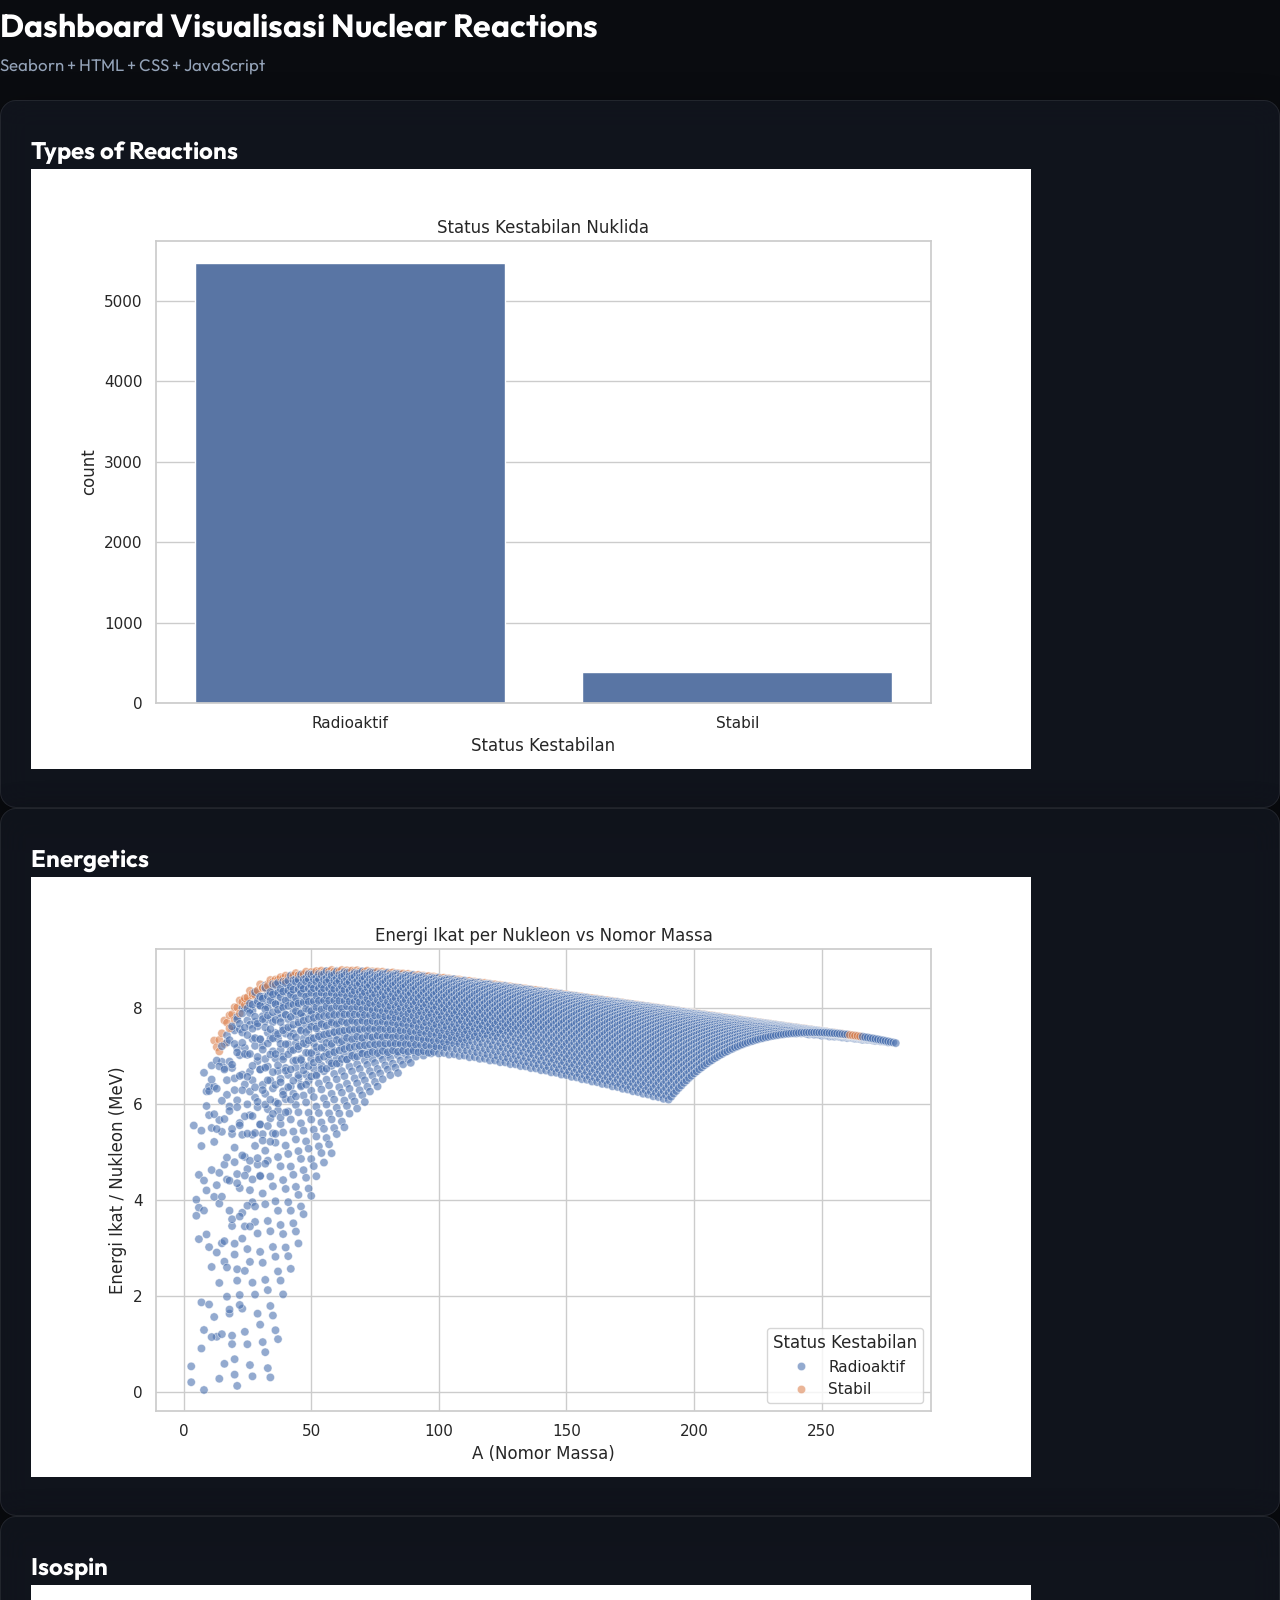
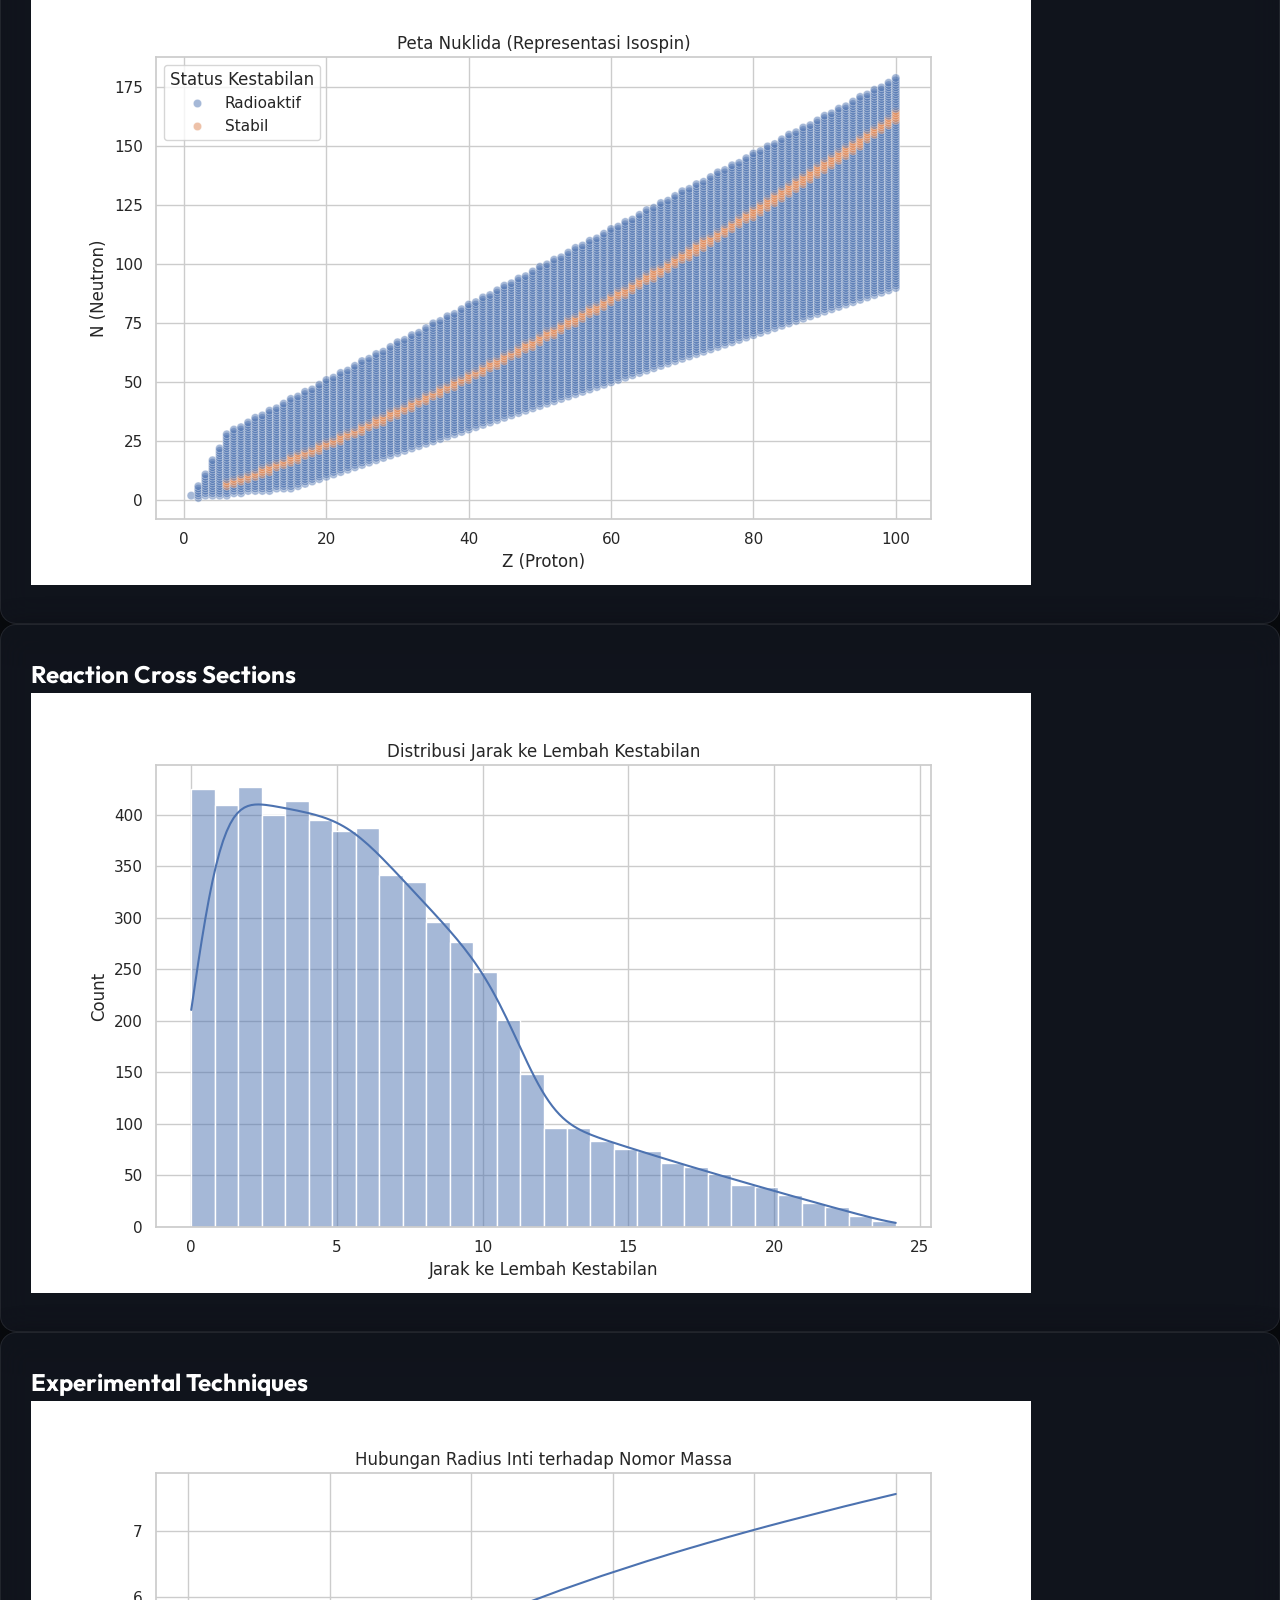
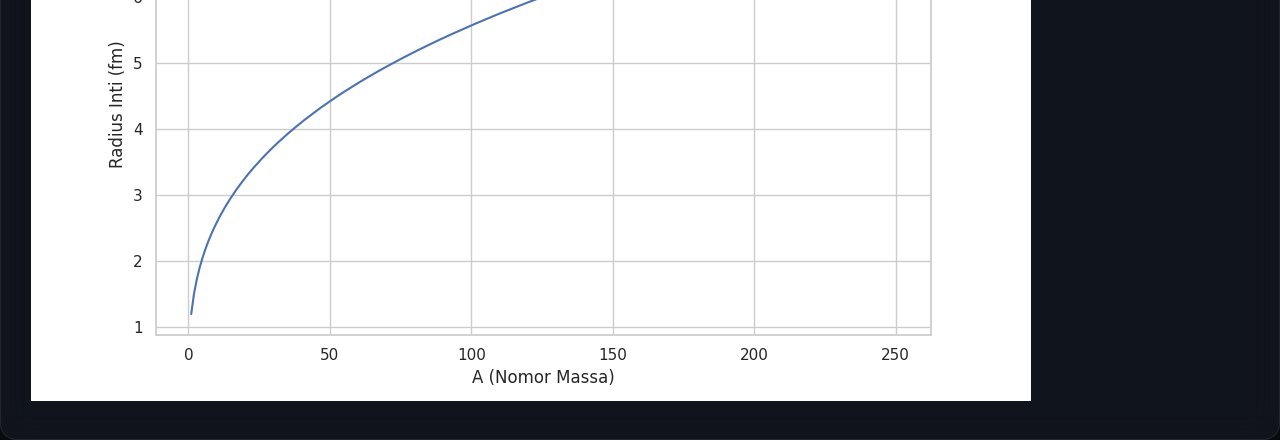
<file: index20.html>
<!DOCTYPE html>
<html>
<head>
    <title>Dashboard Nuclear Reactions</title>
    <link rel="stylesheet" href="style.css">
</head>
<body>
    <header>
        <h1>Dashboard Visualisasi Nuclear Reactions</h1>
        <p>Seaborn + HTML + CSS + JavaScript</p>
    </header>

    <div class="container">
        <div class="card"><h2>Types of Reactions</h2><img src="01_types_reactions.png"></div>
        <div class="card"><h2>Energetics</h2><img src="02_energetics.png"></div>
        <div class="card"><h2>Isospin</h2><img src="03_isospin.png"></div>
        <div class="card"><h2>Reaction Cross Sections</h2><img src="04_cross_sections.png"></div>
        <div class="card"><h2>Experimental Techniques</h2><img src="05_experimental.png"></div>
    </div>

    <script src="script.js"></script>
</body>
</html>
</file>
<file: style.css>
@import url('https://fonts.googleapis.com/css2?family=Outfit:wght@300;400;500;600;700;800&family=JetBrains+Mono:wght@400;500&display=swap');

:root {
    --bg-primary: #0a0c10;
    --bg-secondary: #11141a;
    --bg-glass: rgba(20, 26, 36, 0.65);
    --border-glass: rgba(255, 255, 255, 0.08);
    --border-glass-active: rgba(102, 252, 241, 0.3);
    
    --text-primary: #ffffff;
    --text-secondary: #94a3b8;
    --text-muted: #64748b;
    
    --accent-cyan: #66fcf1;
    --accent-cyan-hover: #45a29e;
    --accent-gold: #ffb81c;
    --accent-gold-rgb: 255, 184, 28;
    --accent-red: #ff4a5a;
    --accent-green: #2ecc71;
    
    --font-sans: 'Outfit', -apple-system, BlinkMacSystemFont, "Segoe UI", Roboto, sans-serif;
    --font-mono: 'JetBrains Mono', monospace;
    
    --sidebar-width: 280px;
    --transition-speed: 0.3s;
    --border-radius-lg: 16px;
    --border-radius-md: 10px;
    --shadow-premium: 0 8px 32px 0 rgba(0, 0, 0, 0.37);
}

* {
    box-sizing: border-box;
    margin: 0;
    padding: 0;
}

body {
    font-family: var(--font-sans);
    background-color: var(--bg-primary);
    color: var(--text-primary);
    line-height: 1.6;
    overflow-x: hidden;
    height: 100vh;
}

/* Custom Scrollbar */
::-webkit-scrollbar {
    width: 8px;
    height: 8px;
}
::-webkit-scrollbar-track {
    background: var(--bg-primary);
}
::-webkit-scrollbar-thumb {
    background: #1f2833;
    border-radius: 4px;
}
::-webkit-scrollbar-thumb:hover {
    background: var(--accent-cyan-hover);
}

/* Layout App */
.app-container {
    display: flex;
    height: 100vh;
    width: 100vw;
    overflow: hidden;
}

/* Sidebar */
.sidebar {
    width: var(--sidebar-width);
    background-color: var(--bg-secondary);
    border-right: 1px solid var(--border-glass);
    display: flex;
    flex-direction: column;
    padding: 30px 20px;
    z-index: 10;
    flex-shrink: 0;
}

.sidebar-brand {
    display: flex;
    align-items: center;
    gap: 12px;
    margin-bottom: 40px;
    padding-left: 10px;
}

.sidebar-brand svg {
    color: var(--accent-cyan);
    animation: spinSlow 12s linear infinite;
}

.sidebar-brand h1 {
    font-size: 1.5rem;
    font-weight: 700;
    letter-spacing: 0.5px;
    background: linear-gradient(to right, #fff, var(--accent-cyan));
    -webkit-background-clip: text;
    background-clip: text;
    -webkit-text-fill-color: transparent;
}

.sidebar-menu {
    list-style: none;
    display: flex;
    flex-direction: column;
    gap: 8px;
    flex-grow: 1;
}

.menu-item button {
    width: 100%;
    background: none;
    border: 1px solid transparent;
    padding: 14px 16px;
    border-radius: var(--border-radius-md);
    color: var(--text-secondary);
    font-family: var(--font-sans);
    font-size: 0.95rem;
    font-weight: 500;
    text-align: left;
    display: flex;
    align-items: center;
    gap: 14px;
    cursor: pointer;
    transition: all var(--transition-speed) ease;
}

.menu-item button svg {
    width: 18px;
    height: 18px;
    transition: color var(--transition-speed);
}

.menu-item button:hover {
    background-color: rgba(255, 255, 255, 0.03);
    color: var(--text-primary);
}

.menu-item.active button {
    background-color: rgba(102, 252, 241, 0.1);
    border-color: var(--border-glass-active);
    color: var(--accent-cyan);
}

.menu-item.active button svg {
    color: var(--accent-cyan);
}

.sidebar-footer {
    border-top: 1px solid var(--border-glass);
    padding-top: 20px;
    margin-top: auto;
}

.progress-widget {
    background: rgba(255, 255, 255, 0.02);
    border-radius: var(--border-radius-md);
    padding: 15px;
    border: 1px solid var(--border-glass);
}

.progress-header {
    display: flex;
    justify-content: space-between;
    font-size: 0.8rem;
    color: var(--text-secondary);
    margin-bottom: 8px;
}

.progress-bar-bg {
    width: 100%;
    height: 6px;
    background: #1f2833;
    border-radius: 3px;
    overflow: hidden;
}

.progress-bar-fill {
    height: 100%;
    width: 0%;
    background: linear-gradient(to right, var(--accent-cyan-hover), var(--accent-cyan));
    border-radius: 3px;
    transition: width 0.5s ease;
}

/* Main Content Area */
.main-content {
    flex-grow: 1;
    overflow-y: auto;
    background: radial-gradient(circle at top right, #111827, var(--bg-primary));
    display: flex;
    flex-direction: column;
}

.top-bar {
    padding: 25px 40px;
    border-bottom: 1px solid var(--border-glass);
    display: flex;
    justify-content: space-between;
    align-items: center;
    backdrop-filter: blur(10px);
    background-color: rgba(10, 12, 16, 0.4);
    position: sticky;
    top: 0;
    z-index: 5;
}

.top-bar h2 {
    font-size: 1.5rem;
    font-weight: 600;
}

.badge-elearning {
    background: linear-gradient(135deg, rgba(102, 252, 241, 0.2), rgba(69, 162, 158, 0.2));
    border: 1px solid var(--border-glass-active);
    color: var(--accent-cyan);
    padding: 6px 12px;
    border-radius: 20px;
    font-size: 0.75rem;
    font-weight: 600;
    text-transform: uppercase;
    letter-spacing: 1px;
}

/* Tab Content Visibility */
.tab-content {
    display: none;
    padding: 40px;
    max-width: 1200px;
    width: 100%;
    margin: 0 auto;
    animation: fadeIn 0.4s ease forwards;
}

.tab-content.active {
    display: block;
}

/* Typography elements */
p {
    color: var(--text-secondary);
    font-size: 1.05rem;
    line-height: 1.7;
    margin-bottom: 20px;
    text-align: justify;
}

.lead {
    font-size: 1.2rem;
    color: var(--text-primary);
    margin-bottom: 25px;
}

h3 {
    font-size: 1.4rem;
    color: var(--accent-cyan);
    margin-top: 35px;
    margin-bottom: 15px;
    font-weight: 600;
    display: flex;
    align-items: center;
    gap: 10px;
}

h3::before {
    content: '';
    display: inline-block;
    width: 4px;
    height: 1.2rem;
    background-color: var(--accent-cyan);
    border-radius: 2px;
}

/* Layout Cards */
.card-grid {
    display: grid;
    grid-template-columns: repeat(auto-fit, minmax(320px, 1fr));
    gap: 25px;
    margin: 30px 0;
}

.card {
    background-color: var(--bg-glass);
    border: 1px solid var(--border-glass);
    border-radius: var(--border-radius-lg);
    padding: 30px;
    backdrop-filter: blur(15px);
    box-shadow: var(--shadow-premium);
    transition: transform 0.3s ease, border-color 0.3s ease;
}

.card:hover {
    transform: translateY(-4px);
    border-color: rgba(102, 252, 241, 0.2);
}

.card-title {
    font-size: 1.15rem;
    font-weight: 600;
    color: var(--accent-cyan);
    margin-bottom: 12px;
    display: flex;
    align-items: center;
    gap: 8px;
}

/* Formula Box */
.formula-box {
    background: rgba(102, 252, 241, 0.03);
    border: 1px dashed rgba(102, 252, 241, 0.3);
    padding: 20px;
    border-radius: var(--border-radius-md);
    margin: 25px 0;
    font-size: 1.2rem;
    text-align: center;
    overflow-x: auto;
    font-family: var(--font-sans);
    backdrop-filter: blur(5px);
}

/* Lists */
.styled-list {
    list-style: none;
    margin: 20px 0 30px 5px;
}

.styled-list li {
    position: relative;
    padding-left: 28px;
    margin-bottom: 12px;
    font-size: 1.05rem;
    color: var(--text-secondary);
}

.styled-list li::before {
    content: "→";
    position: absolute;
    left: 0;
    color: var(--accent-cyan);
    font-weight: bold;
}

.styled-list li strong {
    color: var(--text-primary);
}

/* Simulation Section Grid */
.interactive-section {
    display: grid;
    grid-template-columns: 1fr;
    gap: 30px;
    margin: 40px 0;
}

@media(min-width: 992px) {
    .interactive-section.split {
        grid-template-columns: 320px 1fr;
    }
}

.control-panel {
    background: rgba(255, 255, 255, 0.02);
    border: 1px solid var(--border-glass);
    border-radius: var(--border-radius-lg);
    padding: 25px;
    height: fit-content;
}

.control-panel h4 {
    font-size: 1.1rem;
    color: var(--text-primary);
    margin-bottom: 20px;
    border-bottom: 1px solid var(--border-glass);
    padding-bottom: 10px;
}

.form-group {
    margin-bottom: 22px;
}

.form-group label {
    display: block;
    font-size: 0.85rem;
    color: var(--text-secondary);
    margin-bottom: 8px;
    font-weight: 500;
}

.label-flex {
    display: flex;
    justify-content: space-between;
    align-items: center;
}

.val-badge {
    background: rgba(102, 252, 241, 0.15);
    color: var(--accent-cyan);
    padding: 2px 8px;
    border-radius: 4px;
    font-size: 0.8rem;
    font-family: var(--font-mono);
}

/* Custom Select Dropdown */
select {
    width: 100%;
    background-color: var(--bg-primary);
    border: 1px solid var(--border-glass);
    color: var(--text-primary);
    padding: 12px 16px;
    border-radius: var(--border-radius-md);
    font-family: var(--font-sans);
    font-size: 0.95rem;
    cursor: pointer;
    outline: none;
    transition: border-color 0.3s;
}

select:focus {
    border-color: var(--accent-cyan);
}

/* Custom Input Range (Slider) */
input[type="range"] {
    -webkit-appearance: none;
    appearance: none;
    width: 100%;
    height: 6px;
    background: #1f2833;
    border-radius: 3px;
    outline: none;
    margin: 10px 0;
}

input[type="range"]::-webkit-slider-thumb {
    -webkit-appearance: none;
    appearance: none;
    width: 18px;
    height: 18px;
    border-radius: 50%;
    background: var(--accent-cyan);
    cursor: pointer;
    box-shadow: 0 0 10px rgba(102, 252, 241, 0.8);
    transition: transform 0.1s;
}

input[type="range"]::-webkit-slider-thumb:hover {
    transform: scale(1.25);
}

input[type="range"]::-moz-range-thumb {
    width: 18px;
    height: 18px;
    border-radius: 50%;
    background: var(--accent-cyan);
    cursor: pointer;
    border: none;
    box-shadow: 0 0 10px rgba(102, 252, 241, 0.8);
    transition: transform 0.1s;
}

input[type="range"]::-moz-range-thumb:hover {
    transform: scale(1.25);
}

/* Interactive Calculator Input Grid */
.calculator-grid {
    display: grid;
    grid-template-columns: repeat(2, 1fr);
    gap: 12px;
}

.calc-input-box {
    background: rgba(10, 12, 16, 0.5);
    border: 1px solid var(--border-glass);
    border-radius: var(--border-radius-md);
    padding: 10px;
    text-align: center;
}

.calc-input-box div {
    font-size: 0.75rem;
    color: var(--text-muted);
    margin-bottom: 4px;
}

.calc-input-box input {
    background: transparent;
    border: none;
    width: 100%;
    color: var(--text-primary);
    font-family: var(--font-mono);
    text-align: center;
    font-size: 1rem;
    outline: none;
}

/* Dynamic Text Outputs */
.calc-results {
    margin-top: 20px;
    padding: 15px;
    background: rgba(255, 255, 255, 0.02);
    border: 1px solid var(--border-glass);
    border-radius: var(--border-radius-md);
}

.result-row {
    display: flex;
    justify-content: space-between;
    font-size: 0.9rem;
    margin-bottom: 8px;
}

.result-row:last-child {
    margin-bottom: 0;
}

.result-row.highlight {
    color: var(--accent-gold);
    font-weight: 600;
}

/* Visualization Frame wrapper */
.chart-wrapper {
    background: var(--bg-glass);
    border: 1px solid var(--border-glass);
    border-radius: var(--border-radius-lg);
    padding: 15px;
    box-shadow: var(--shadow-premium);
    overflow: hidden;
    min-height: 400px;
    display: flex;
    flex-direction: column;
}

.chart-wrapper > div {
    flex-grow: 1;
}

/* Quiz UI Components */
.quiz-welcome {
    text-align: center;
    padding: 40px 20px;
    max-width: 600px;
    margin: 0 auto;
}

.btn-primary {
    background: linear-gradient(135deg, var(--accent-cyan-hover), var(--accent-cyan));
    border: none;
    color: var(--bg-primary);
    padding: 14px 28px;
    font-family: var(--font-sans);
    font-weight: 700;
    font-size: 1rem;
    border-radius: var(--border-radius-md);
    cursor: pointer;
    box-shadow: 0 4px 15px rgba(102, 252, 241, 0.3);
    transition: all 0.3s;
}

.btn-primary:hover {
    transform: translateY(-2px);
    box-shadow: 0 6px 20px rgba(102, 252, 241, 0.5);
}

.quiz-card {
    background: var(--bg-glass);
    border: 1px solid var(--border-glass);
    border-radius: var(--border-radius-lg);
    padding: 40px;
    max-width: 800px;
    margin: 0 auto;
    box-shadow: var(--shadow-premium);
}

.quiz-meta {
    display: flex;
    justify-content: space-between;
    font-size: 0.85rem;
    color: var(--text-muted);
    margin-bottom: 20px;
}

.quiz-question {
    font-size: 1.3rem;
    font-weight: 600;
    color: var(--text-primary);
    margin-bottom: 25px;
    line-height: 1.5;
}

.quiz-options {
    display: flex;
    flex-direction: column;
    gap: 12px;
    margin-bottom: 30px;
}

.quiz-option {
    background: rgba(255, 255, 255, 0.03);
    border: 1px solid var(--border-glass);
    border-radius: var(--border-radius-md);
    padding: 16px 20px;
    color: var(--text-secondary);
    font-family: var(--font-sans);
    font-size: 1rem;
    text-align: left;
    cursor: pointer;
    transition: all 0.2s;
    outline: none;
}

.quiz-option:hover {
    background: rgba(255, 255, 255, 0.06);
    border-color: rgba(255, 255, 255, 0.2);
    color: var(--text-primary);
}

.quiz-option.selected {
    background: rgba(102, 252, 241, 0.05);
    border-color: var(--accent-cyan);
    color: var(--accent-cyan);
}

.quiz-option.correct-reveal {
    background: rgba(46, 204, 113, 0.1);
    border-color: var(--accent-green);
    color: var(--accent-green);
}

.quiz-option.wrong-reveal {
    background: rgba(255, 74, 90, 0.1);
    border-color: var(--accent-red);
    color: var(--accent-red);
}

.quiz-feedback {
    border-radius: var(--border-radius-md);
    padding: 20px;
    margin-bottom: 30px;
    font-size: 0.95rem;
    display: none;
    animation: slideUp 0.3s ease forwards;
}

.quiz-feedback.correct {
    display: block;
    background: rgba(46, 204, 113, 0.05);
    border: 1px solid rgba(46, 204, 113, 0.2);
    color: #a3e635;
}

.quiz-feedback.wrong {
    display: block;
    background: rgba(255, 74, 90, 0.05);
    border: 1px solid rgba(255, 74, 90, 0.2);
    color: #fca5a5;
}

.quiz-feedback h5 {
    font-size: 1.05rem;
    margin-bottom: 6px;
    font-weight: 600;
}

.quiz-actions {
    display: flex;
    justify-content: flex-end;
}

.quiz-results-card {
    text-align: center;
    padding: 45px;
    max-width: 600px;
    margin: 0 auto;
}

.score-circle {
    width: 140px;
    height: 140px;
    border-radius: 50%;
    background: radial-gradient(circle, rgba(102, 252, 241, 0.1) 0%, rgba(10, 12, 16, 0.5) 100%);
    border: 4px solid var(--accent-cyan);
    display: flex;
    flex-direction: column;
    justify-content: center;
    align-items: center;
    margin: 0 auto 30px;
}

.score-number {
    font-size: 2.5rem;
    font-weight: 800;
    color: var(--accent-cyan);
    line-height: 1;
}

.score-total {
    font-size: 0.9rem;
    color: var(--text-muted);
}

/* Animations */
@keyframes fadeIn {
    from { opacity: 0; transform: translateY(8px); }
    to { opacity: 1; transform: translateY(0); }
}

@keyframes slideUp {
    from { opacity: 0; transform: translateY(12px); }
    to { opacity: 1; transform: translateY(0); }
}

@keyframes spinSlow {
    from { transform: rotate(0deg); }
    to { transform: rotate(360deg); }
}

/* Overview tab custom grids */
.overview-header-card {
    background: linear-gradient(135deg, rgba(31, 40, 51, 0.35) 0%, rgba(10, 12, 16, 0.7) 100%);
    border: 1px solid var(--border-glass);
    border-radius: var(--border-radius-lg);
    padding: 40px;
    margin-bottom: 40px;
    position: relative;
    overflow: hidden;
}

.overview-header-card::after {
    content: '';
    position: absolute;
    top: -50%;
    right: -20%;
    width: 400px;
    height: 400px;
    background: radial-gradient(circle, rgba(102, 252, 241, 0.06) 0%, transparent 70%);
    z-index: 1;
}

.overview-header-card h3 {
    margin-top: 0;
}

.overview-header-card h3::before {
    display: none;
}
</file>
